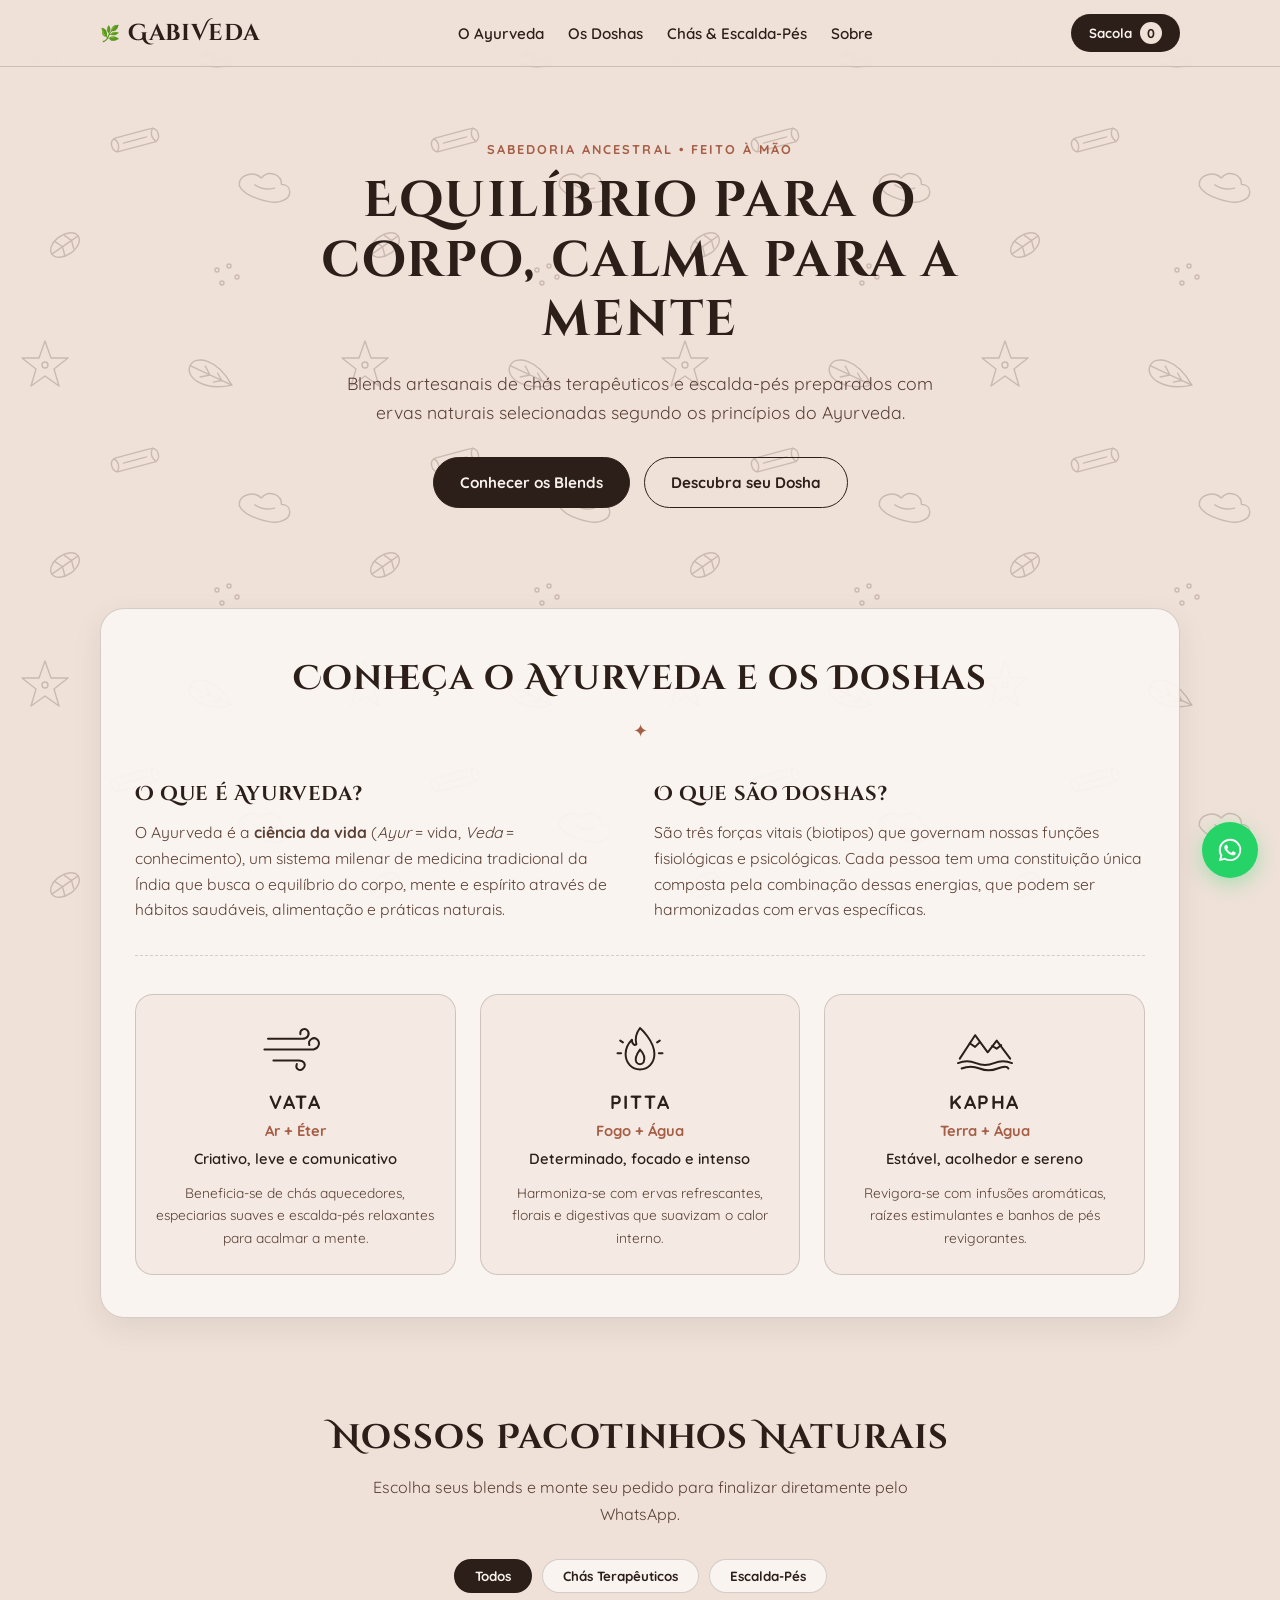
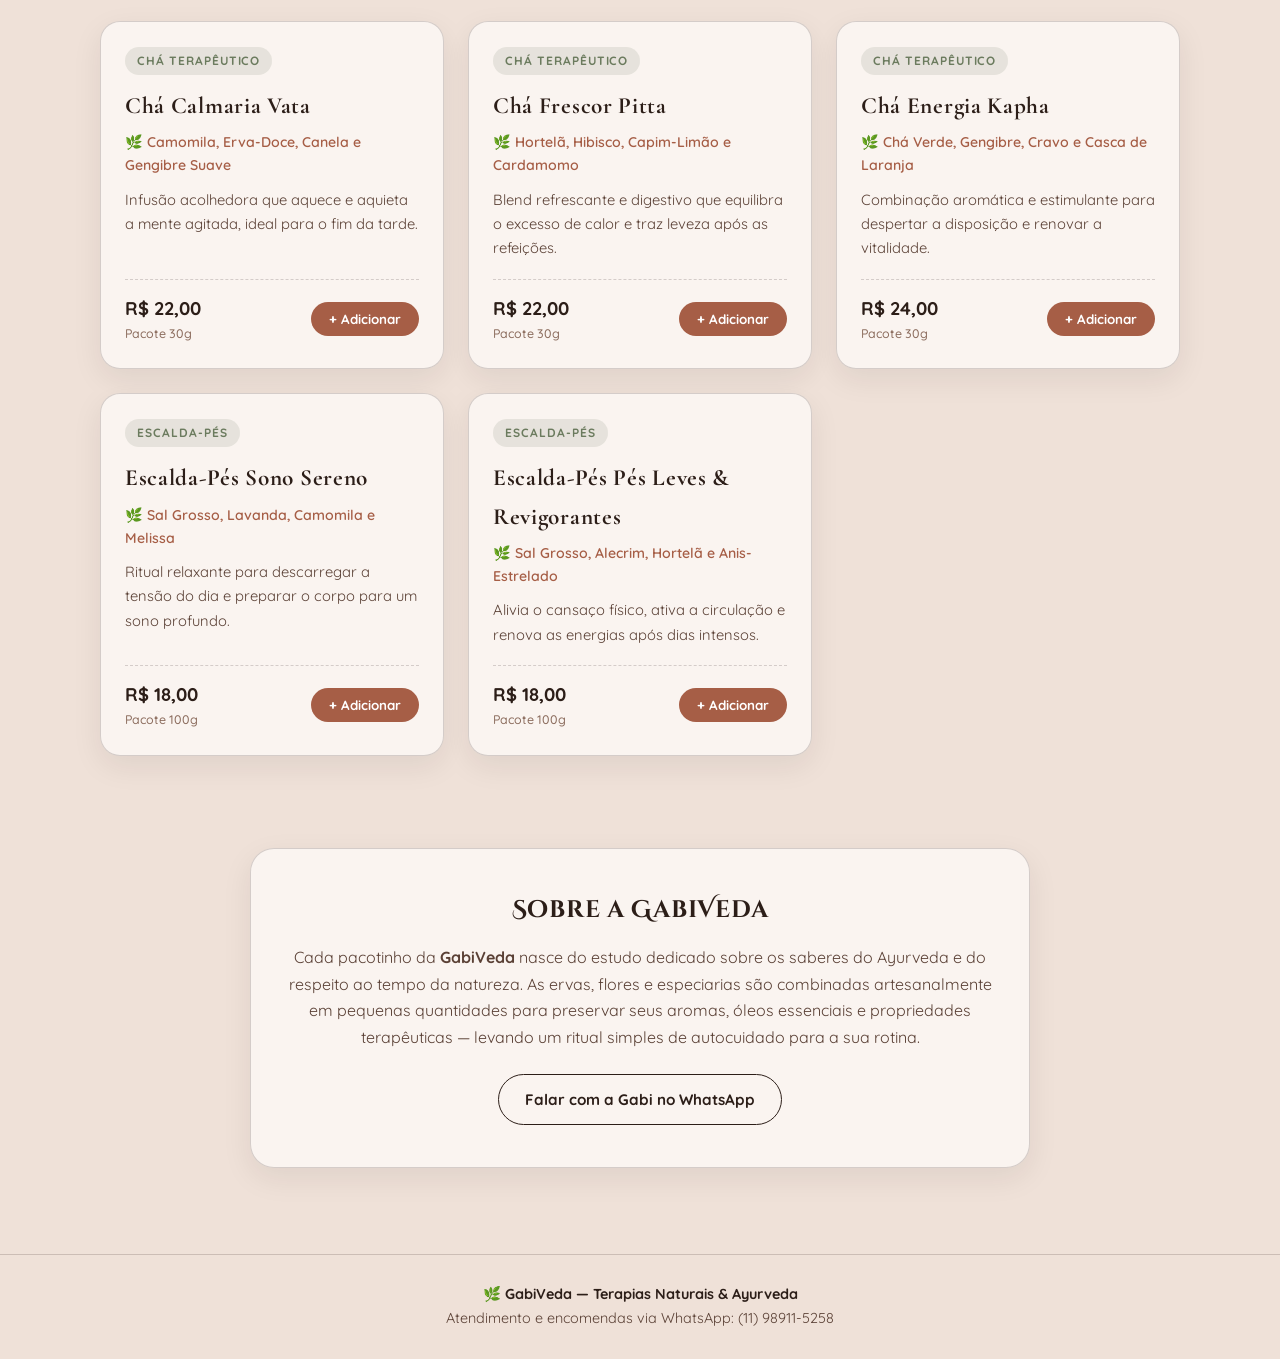
<file: index.html>
<!DOCTYPE html>
<html lang="pt-BR">
<head>
  <meta charset="UTF-8" />
  <meta name="viewport" content="width=device-width, initial-scale=1.0" />
  <title>GabiVeda | Chás Terapêuticos & Escalda-Pés Ayurvédicos</title>
  <!-- Fontes artesanais e orgânicas semelhantes à referência -->
  <link rel="preconnect" href="https://fonts.googleapis.com">
  <link rel="preconnect" href="https://fonts.gstatic.com" crossorigin>
  <link href="https://fonts.googleapis.com/css2?family=Cinzel+Decorative:wght@700&family=Cormorant+Garamond:ital,wght@0,600;0,700;1,600&family=Quicksand:wght@400;500;600;700&display=swap" rel="stylesheet">
  <link rel="stylesheet" href="style.css" />
</head>
<body>

  <!-- Padrão botânico de fundo em SVG (Anis-estrelado, Gengibre, Canela, Cardamomo e Folhas) -->
  <div class="botanical-bg" aria-hidden="true"></div>

  <!-- Cabeçalho -->
  <header class="navbar">
    <div class="container nav-content">
      <a href="#" class="brand">
        <span class="brand-icon">🌿</span>
        <span class="brand-name">GabiVeda</span>
      </a>
      <nav class="nav-links">
        <a href="#ayurveda">O Ayurveda</a>
        <a href="#doshas">Os Doshas</a>
        <a href="#produtos">Chás & Escalda-Pés</a>
        <a href="#sobre">Sobre</a>
      </nav>
      <button class="cart-trigger" id="openCartBtn" aria-label="Abrir sacola de pedidos">
        <span>Sacola</span>
        <span class="cart-badge" id="cartCount">0</span>
      </button>
    </div>
  </header>

  <!-- Hero Section -->
  <section class="hero">
    <div class="container hero-inner">
      <p class="eyebrow">Sabedoria Ancestral • Feito à Mão</p>
      <h1 class="hero-title">Equilíbrio para o corpo, calma para a mente</h1>
      <p class="hero-subtitle">
        Blends artesanais de chás terapêuticos e escalda-pés preparados com ervas naturais selecionadas segundo os princípios do Ayurveda.
      </p>
      <div class="hero-actions">
        <a href="#produtos" class="btn btn-primary">Conhecer os Blends</a>
        <a href="#doshas" class="btn btn-outline">Descubra seu Dosha</a>
      </div>
    </div>
  </section>

  <!-- Seção O que é Ayurveda -->
  <section id="ayurveda" class="section">
    <div class="container">
      <div class="organic-card">
        <div class="section-header">
          <h2>Conheça o Ayurveda e os Doshas</h2>
          <div class="divider-leaf">✦</div>
        </div>

        <div class="ayurveda-grid">
          <div class="info-block">
            <h3>O que é Ayurveda?</h3>
            <p>
              O Ayurveda é a <strong>ciência da vida</strong> (<em>Ayur</em> = vida, <em>Veda</em> = conhecimento), um sistema milenar de medicina tradicional da Índia que busca o equilíbrio do corpo, mente e espírito através de hábitos saudáveis, alimentação e práticas naturais.
            </p>
          </div>
          <div class="info-block">
            <h3>O que são Doshas?</h3>
            <p>
              São três forças vitais (biotipos) que governam nossas funções fisiológicas e psicológicas. Cada pessoa tem uma constituição única composta pela combinação dessas energias, que podem ser harmonizadas com ervas específicas.
            </p>
          </div>
        </div>

        <!-- Os 3 Doshas com ícones em traço fino iguais à referência -->
        <div id="doshas" class="doshas-grid">
          <!-- VATA -->
          <div class="dosha-item">
            <div class="dosha-svg">
              <svg viewBox="0 0 80 65" fill="none" stroke="currentColor" stroke-width="2.2" stroke-linecap="round">
                <path d="M10 22 H48 C54 22 57 17 54 13 C51 9 45 12 46 17" />
                <path d="M6 34 H58 C65 34 69 28 65 23 C61 19 54 23 56 29" />
                <path d="M16 46 H44 C50 46 53 51 49 55 C45 59 40 55 42 50" />
              </svg>
            </div>
            <h4>VATA</h4>
            <span class="dosha-elements">Ar + Éter</span>
            <p class="dosha-trait">Criativo, leve e comunicativo</p>
            <p class="dosha-tip">Beneficia-se de chás aquecedores, especiarias suaves e escalda-pés relaxantes para acalmar a mente.</p>
          </div>

          <!-- PITTA -->
          <div class="dosha-item">
            <div class="dosha-svg">
              <svg viewBox="0 0 80 65" fill="none" stroke="currentColor" stroke-width="2.2" stroke-linecap="round" stroke-linejoin="round">
                <path d="M40 10 C40 10 56 24 56 39 C56 49 49 56 40 56 C31 56 24 49 24 39 C24 32 28 26 31 23 C31 28 34 30 36 28 C34 21 37 14 40 10 Z" />
                <path d="M40 34 C44 38 46 43 44 48 C42 51 38 51 36 48 C34 44 37 38 40 34 Z" />
                <line x1="18" y1="24" x2="21" y2="26" />
                <line x1="62" y1="24" x2="59" y2="26" />
                <line x1="15" y1="38" x2="19" y2="38" />
                <line x1="65" y1="38" x2="61" y2="38" />
              </svg>
            </div>
            <h4>PITTA</h4>
            <span class="dosha-elements">Fogo + Água</span>
            <p class="dosha-trait">Determinado, focado e intenso</p>
            <p class="dosha-tip">Harmoniza-se com ervas refrescantes, florais e digestivas que suavizam o calor interno.</p>
          </div>

          <!-- KAPHA -->
          <div class="dosha-item">
            <div class="dosha-svg">
              <svg viewBox="0 0 80 65" fill="none" stroke="currentColor" stroke-width="2.2" stroke-linecap="round" stroke-linejoin="round">
                <path d="M12 44 L29 18 L43 37 L53 24 L68 44" />
                <path d="M23 27 L29 31 L34 26" />
                <path d="M48 30 L53 33 L58 29" />
                <path d="M10 49 Q20 45 30 49 T50 49 T70 49" />
                <path d="M14 55 Q24 51 34 55 T54 55 T66 55" />
              </svg>
            </div>
            <h4>KAPHA</h4>
            <span class="dosha-elements">Terra + Água</span>
            <p class="dosha-trait">Estável, acolhedor e sereno</p>
            <p class="dosha-tip">Revigora-se com infusões aromáticas, raízes estimulantes e banhos de pés revigorantes.</p>
          </div>
        </div>
      </div>
    </div>
  </section>

  <!-- Seção de Produtos -->
  <section id="produtos" class="section">
    <div class="container">
      <div class="section-header">
        <h2>Nossos Pacotinhos Naturais</h2>
        <p class="section-desc">Escolha seus blends e monte seu pedido para finalizar diretamente pelo WhatsApp.</p>
      </div>

      <!-- Filtros por Categoria -->
      <div class="filter-bar">
        <button class="filter-btn active" data-filter="todos">Todos</button>
        <button class="filter-btn" data-filter="cha">Chás Terapêuticos</button>
        <button class="filter-btn" data-filter="escalda-pes">Escalda-Pés</button>
      </div>

      <!-- Grade renderizada dinamicamente pelo script.js -->
      <div class="products-grid" id="productsGrid"></div>
    </div>
  </section>

  <!-- Seção Sobre a GabiVeda -->
  <section id="sobre" class="section">
    <div class="container">
      <div class="organic-card about-box">
        <h2>Sobre a GabiVeda</h2>
        <p>
          Cada pacotinho da <strong>GabiVeda</strong> nasce do estudo dedicado sobre os saberes do Ayurveda e do respeito ao tempo da natureza. As ervas, flores e especiarias são combinadas artesanalmente em pequenas quantidades para preservar seus aromas, óleos essenciais e propriedades terapêuticas — levando um ritual simples de autocuidado para a sua rotina.
        </p>
        <a href="https://wa.me/5511989115258?text=Ol%C3%A1%20Gabi!%20Vim%20pelo%20site%20da%20GabiVeda%20e%20gostaria%20de%20saber%20mais%20sobre%20os%20blends%20ayurv%C3%A9dicos." target="_blank" rel="noopener" class="btn btn-outline">
          Falar com a Gabi no WhatsApp
        </a>
      </div>
    </div>
  </section>

  <!-- Rodapé -->
  <footer class="footer">
    <div class="container footer-content">
      <p class="footer-brand">🌿 GabiVeda — Terapias Naturais & Ayurveda</p>
      <p class="footer-note">Atendimento e encomendas via WhatsApp: (11) 98911-5258</p>
    </div>
  </footer>

  <!-- Botão Flutuante WhatsApp -->
  <a href="https://wa.me/5511989115258?text=Ol%C3%A1!%20Gostaria%20de%20fazer%20um%20pedido%20na%20GabiVeda." target="_blank" rel="noopener" class="whatsapp-float" title="Chamar no WhatsApp">
    <svg viewBox="0 0 32 32" width="28" height="28" fill="currentColor">
      <path d="M16.004 3.2c-7.06 0-12.8 5.74-12.8 12.8 0 2.256.59 4.46 1.71 6.404L3.2 28.8l6.564-1.72a12.74 12.74 0 0 0 6.24 1.632h.006c7.058 0 12.796-5.74 12.796-12.8a12.72 12.72 0 0 0-3.75-9.05A12.71 12.71 0 0 0 16.004 3.2zm0 23.36h-.004a10.62 10.62 0 0 1-5.414-1.482l-.388-.23-3.896 1.02 1.04-3.798-.252-.402a10.61 10.61 0 0 1-1.628-5.668c0-5.87 4.776-10.646 10.648-10.646 2.844 0 5.516 1.108 7.526 3.12a10.57 10.57 0 0 1 3.116 7.53c0 5.872-4.776 10.646-10.648 10.646zm5.84-7.974c-.32-.16-1.894-.934-2.188-1.042-.294-.106-.508-.16-.72.16-.214.32-.828 1.042-1.014 1.256-.186.214-.374.24-.694.08-.32-.16-1.352-.498-2.574-1.588-.952-.85-1.594-1.898-1.78-2.218-.188-.32-.02-.494.14-.654.144-.144.32-.374.48-.56.16-.188.214-.32.32-.534.106-.214.054-.4-.026-.56-.08-.16-.72-1.736-.988-2.376-.26-.624-.524-.54-.72-.55l-.614-.01c-.214 0-.56.08-.854.4-.294.32-1.12 1.096-1.12 2.672s1.148 3.1 1.308 3.314c.16.214 2.258 3.448 5.47 4.834.764.33 1.36.526 1.826.674.768.244 1.466.21 2.018.128.616-.092 1.894-.774 2.16-1.522.268-.748.268-1.388.188-1.522-.08-.134-.294-.214-.614-.374z"/>
    </svg>
  </a>

  <!-- Gaveta Lateral da Sacola de Pedidos -->
  <div class="cart-overlay" id="cartOverlay"></div>
  <aside class="cart-drawer" id="cartDrawer" aria-hidden="true">
    <div class="cart-header">
      <h3>Sua Sacola GabiVeda</h3>
      <button class="close-cart" id="closeCartBtn" aria-label="Fechar sacola">✕</button>
    </div>

    <div class="cart-items" id="cartItems">
      <p class="empty-cart">Sua sacola está vazia. Adicione um chá ou escalda-pés!</p>
    </div>

    <div class="cart-footer">
      <div class="cart-total-row">
        <span>Total estimado:</span>
        <strong id="cartTotal">R$ 0,00</strong>
      </div>
      <input type="text" id="customerName" class="customer-input" placeholder="Seu nome (opcional)" />
      <button class="btn btn-primary btn-full" id="checkoutWhatsappBtn">
        Enviar Pedido no WhatsApp
      </button>
    </div>
  </aside>

  <script src="script.js"></script>
</body>
</html>
</file>
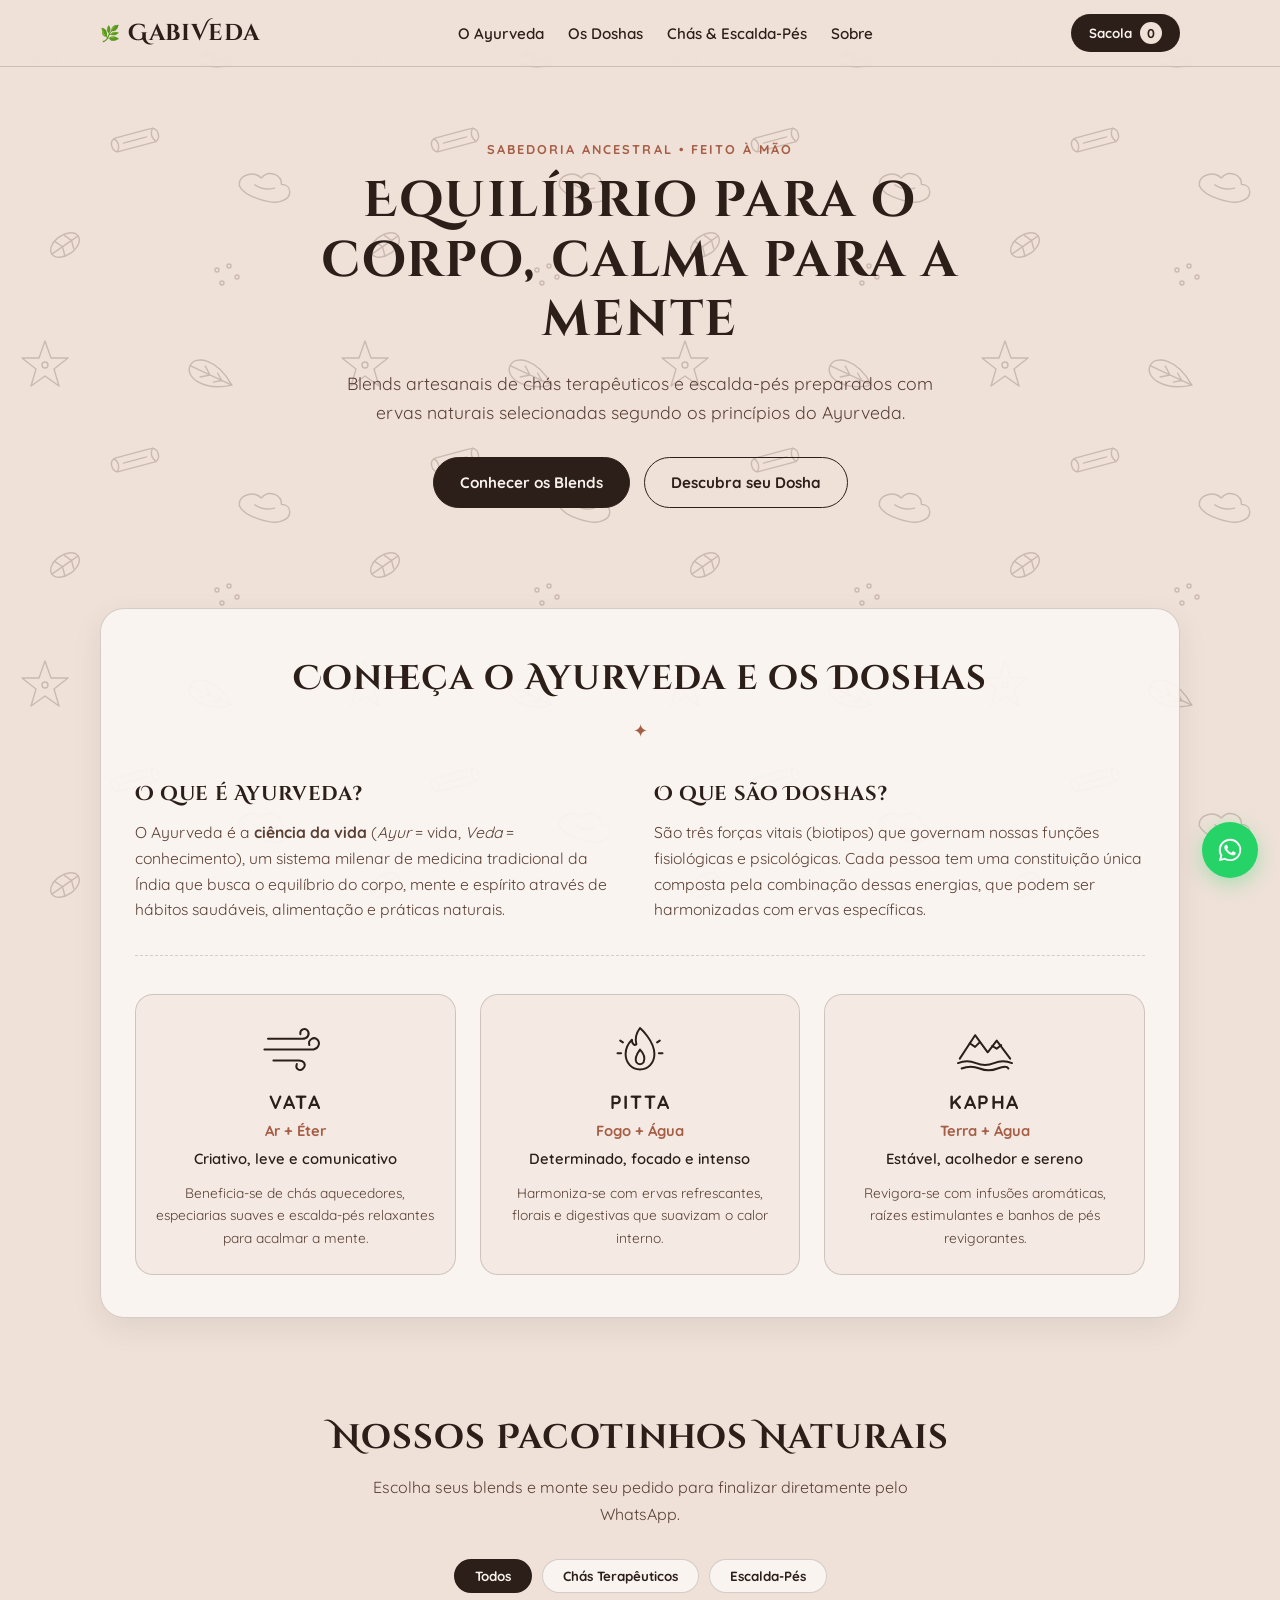
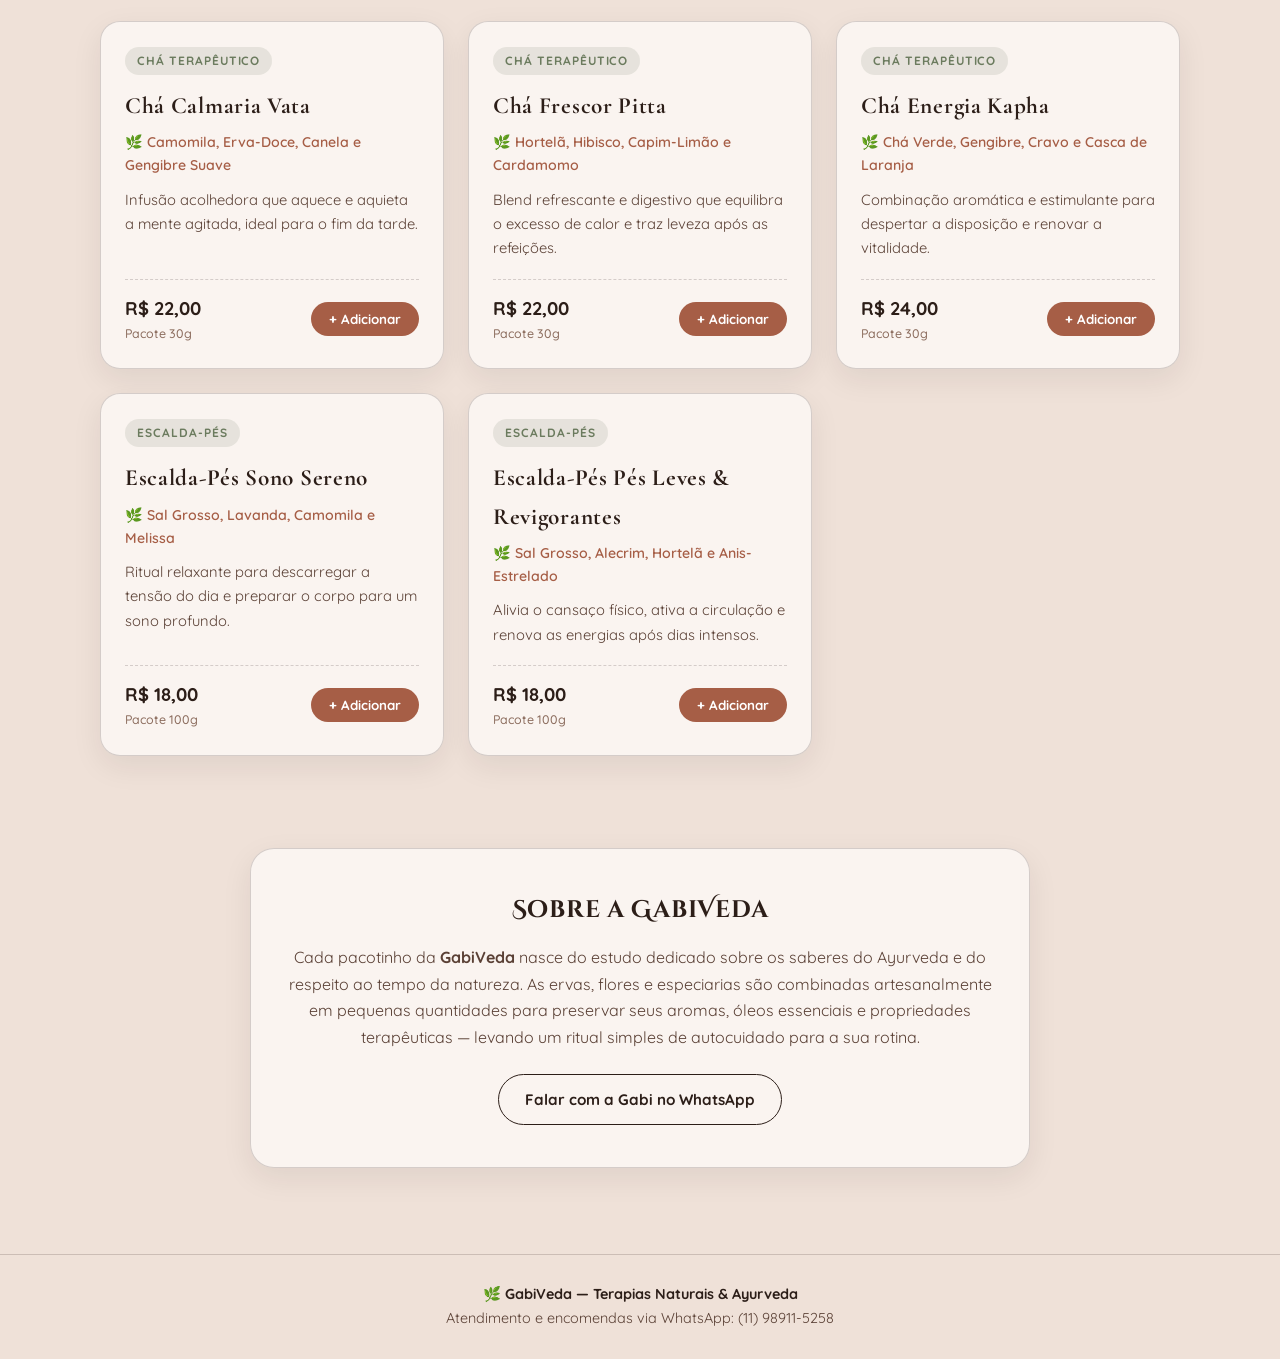
<file: index.html.html>
<!DOCTYPE html>
<html lang="pt-BR">
<head>
  <meta charset="UTF-8" />
  <meta name="viewport" content="width=device-width, initial-scale=1.0" />
  <title>GabiVeda | Chás Terapêuticos & Escalda-Pés Ayurvédicos</title>
  <!-- Fontes artesanais e orgânicas semelhantes à referência -->
  <link rel="preconnect" href="https://fonts.googleapis.com">
  <link rel="preconnect" href="https://fonts.gstatic.com" crossorigin>
  <link href="https://fonts.googleapis.com/css2?family=Cinzel+Decorative:wght@700&family=Cormorant+Garamond:ital,wght@0,600;0,700;1,600&family=Quicksand:wght@400;500;600;700&display=swap" rel="stylesheet">
  <link rel="stylesheet" href="style.css" />
</head>
<body>

  <!-- Padrão botânico de fundo em SVG (Anis-estrelado, Gengibre, Canela, Cardamomo e Folhas) -->
  <div class="botanical-bg" aria-hidden="true"></div>

  <!-- Cabeçalho -->
  <header class="navbar">
    <div class="container nav-content">
      <a href="#" class="brand">
        <span class="brand-icon">🌿</span>
        <span class="brand-name">GabiVeda</span>
      </a>
      <nav class="nav-links">
        <a href="#ayurveda">O Ayurveda</a>
        <a href="#doshas">Os Doshas</a>
        <a href="#produtos">Chás & Escalda-Pés</a>
        <a href="#sobre">Sobre</a>
      </nav>
      <button class="cart-trigger" id="openCartBtn" aria-label="Abrir sacola de pedidos">
        <span>Sacola</span>
        <span class="cart-badge" id="cartCount">0</span>
      </button>
    </div>
  </header>

  <!-- Hero Section -->
  <section class="hero">
    <div class="container hero-inner">
      <p class="eyebrow">Sabedoria Ancestral • Feito à Mão</p>
      <h1 class="hero-title">Equilíbrio para o corpo, calma para a mente</h1>
      <p class="hero-subtitle">
        Blends artesanais de chás terapêuticos e escalda-pés preparados com ervas naturais selecionadas segundo os princípios do Ayurveda.
      </p>
      <div class="hero-actions">
        <a href="#produtos" class="btn btn-primary">Conhecer os Blends</a>
        <a href="#doshas" class="btn btn-outline">Descubra seu Dosha</a>
      </div>
    </div>
  </section>

  <!-- Seção O que é Ayurveda -->
  <section id="ayurveda" class="section">
    <div class="container">
      <div class="organic-card">
        <div class="section-header">
          <h2>Conheça o Ayurveda e os Doshas</h2>
          <div class="divider-leaf">✦</div>
        </div>

        <div class="ayurveda-grid">
          <div class="info-block">
            <h3>O que é Ayurveda?</h3>
            <p>
              O Ayurveda é a <strong>ciência da vida</strong> (<em>Ayur</em> = vida, <em>Veda</em> = conhecimento), um sistema milenar de medicina tradicional da Índia que busca o equilíbrio do corpo, mente e espírito através de hábitos saudáveis, alimentação e práticas naturais.
            </p>
          </div>
          <div class="info-block">
            <h3>O que são Doshas?</h3>
            <p>
              São três forças vitais (biotipos) que governam nossas funções fisiológicas e psicológicas. Cada pessoa tem uma constituição única composta pela combinação dessas energias, que podem ser harmonizadas com ervas específicas.
            </p>
          </div>
        </div>

        <!-- Os 3 Doshas com ícones em traço fino iguais à referência -->
        <div id="doshas" class="doshas-grid">
          <!-- VATA -->
          <div class="dosha-item">
            <div class="dosha-svg">
              <svg viewBox="0 0 80 65" fill="none" stroke="currentColor" stroke-width="2.2" stroke-linecap="round">
                <path d="M10 22 H48 C54 22 57 17 54 13 C51 9 45 12 46 17" />
                <path d="M6 34 H58 C65 34 69 28 65 23 C61 19 54 23 56 29" />
                <path d="M16 46 H44 C50 46 53 51 49 55 C45 59 40 55 42 50" />
              </svg>
            </div>
            <h4>VATA</h4>
            <span class="dosha-elements">Ar + Éter</span>
            <p class="dosha-trait">Criativo, leve e comunicativo</p>
            <p class="dosha-tip">Beneficia-se de chás aquecedores, especiarias suaves e escalda-pés relaxantes para acalmar a mente.</p>
          </div>

          <!-- PITTA -->
          <div class="dosha-item">
            <div class="dosha-svg">
              <svg viewBox="0 0 80 65" fill="none" stroke="currentColor" stroke-width="2.2" stroke-linecap="round" stroke-linejoin="round">
                <path d="M40 10 C40 10 56 24 56 39 C56 49 49 56 40 56 C31 56 24 49 24 39 C24 32 28 26 31 23 C31 28 34 30 36 28 C34 21 37 14 40 10 Z" />
                <path d="M40 34 C44 38 46 43 44 48 C42 51 38 51 36 48 C34 44 37 38 40 34 Z" />
                <line x1="18" y1="24" x2="21" y2="26" />
                <line x1="62" y1="24" x2="59" y2="26" />
                <line x1="15" y1="38" x2="19" y2="38" />
                <line x1="65" y1="38" x2="61" y2="38" />
              </svg>
            </div>
            <h4>PITTA</h4>
            <span class="dosha-elements">Fogo + Água</span>
            <p class="dosha-trait">Determinado, focado e intenso</p>
            <p class="dosha-tip">Harmoniza-se com ervas refrescantes, florais e digestivas que suavizam o calor interno.</p>
          </div>

          <!-- KAPHA -->
          <div class="dosha-item">
            <div class="dosha-svg">
              <svg viewBox="0 0 80 65" fill="none" stroke="currentColor" stroke-width="2.2" stroke-linecap="round" stroke-linejoin="round">
                <path d="M12 44 L29 18 L43 37 L53 24 L68 44" />
                <path d="M23 27 L29 31 L34 26" />
                <path d="M48 30 L53 33 L58 29" />
                <path d="M10 49 Q20 45 30 49 T50 49 T70 49" />
                <path d="M14 55 Q24 51 34 55 T54 55 T66 55" />
              </svg>
            </div>
            <h4>KAPHA</h4>
            <span class="dosha-elements">Terra + Água</span>
            <p class="dosha-trait">Estável, acolhedor e sereno</p>
            <p class="dosha-tip">Revigora-se com infusões aromáticas, raízes estimulantes e banhos de pés revigorantes.</p>
          </div>
        </div>
      </div>
    </div>
  </section>

  <!-- Seção de Produtos -->
  <section id="produtos" class="section">
    <div class="container">
      <div class="section-header">
        <h2>Nossos Pacotinhos Naturais</h2>
        <p class="section-desc">Escolha seus blends e monte seu pedido para finalizar diretamente pelo WhatsApp.</p>
      </div>

      <!-- Filtros por Categoria -->
      <div class="filter-bar">
        <button class="filter-btn active" data-filter="todos">Todos</button>
        <button class="filter-btn" data-filter="cha">Chás Terapêuticos</button>
        <button class="filter-btn" data-filter="escalda-pes">Escalda-Pés</button>
      </div>

      <!-- Grade renderizada dinamicamente pelo script.js -->
      <div class="products-grid" id="productsGrid"></div>
    </div>
  </section>

  <!-- Seção Sobre a GabiVeda -->
  <section id="sobre" class="section">
    <div class="container">
      <div class="organic-card about-box">
        <h2>Sobre a GabiVeda</h2>
        <p>
          Cada pacotinho da <strong>GabiVeda</strong> nasce do estudo dedicado sobre os saberes do Ayurveda e do respeito ao tempo da natureza. As ervas, flores e especiarias são combinadas artesanalmente em pequenas quantidades para preservar seus aromas, óleos essenciais e propriedades terapêuticas — levando um ritual simples de autocuidado para a sua rotina.
        </p>
        <a href="https://wa.me/5511989115258?text=Ol%C3%A1%20Gabi!%20Vim%20pelo%20site%20da%20GabiVeda%20e%20gostaria%20de%20saber%20mais%20sobre%20os%20blends%20ayurv%C3%A9dicos." target="_blank" rel="noopener" class="btn btn-outline">
          Falar com a Gabi no WhatsApp
        </a>
      </div>
    </div>
  </section>

  <!-- Rodapé -->
  <footer class="footer">
    <div class="container footer-content">
      <p class="footer-brand">🌿 GabiVeda — Terapias Naturais & Ayurveda</p>
      <p class="footer-note">Atendimento e encomendas via WhatsApp: (11) 98911-5258</p>
    </div>
  </footer>

  <!-- Botão Flutuante WhatsApp -->
  <a href="https://wa.me/5511989115258?text=Ol%C3%A1!%20Gostaria%20de%20fazer%20um%20pedido%20na%20GabiVeda." target="_blank" rel="noopener" class="whatsapp-float" title="Chamar no WhatsApp">
    <svg viewBox="0 0 32 32" width="28" height="28" fill="currentColor">
      <path d="M16.004 3.2c-7.06 0-12.8 5.74-12.8 12.8 0 2.256.59 4.46 1.71 6.404L3.2 28.8l6.564-1.72a12.74 12.74 0 0 0 6.24 1.632h.006c7.058 0 12.796-5.74 12.796-12.8a12.72 12.72 0 0 0-3.75-9.05A12.71 12.71 0 0 0 16.004 3.2zm0 23.36h-.004a10.62 10.62 0 0 1-5.414-1.482l-.388-.23-3.896 1.02 1.04-3.798-.252-.402a10.61 10.61 0 0 1-1.628-5.668c0-5.87 4.776-10.646 10.648-10.646 2.844 0 5.516 1.108 7.526 3.12a10.57 10.57 0 0 1 3.116 7.53c0 5.872-4.776 10.646-10.648 10.646zm5.84-7.974c-.32-.16-1.894-.934-2.188-1.042-.294-.106-.508-.16-.72.16-.214.32-.828 1.042-1.014 1.256-.186.214-.374.24-.694.08-.32-.16-1.352-.498-2.574-1.588-.952-.85-1.594-1.898-1.78-2.218-.188-.32-.02-.494.14-.654.144-.144.32-.374.48-.56.16-.188.214-.32.32-.534.106-.214.054-.4-.026-.56-.08-.16-.72-1.736-.988-2.376-.26-.624-.524-.54-.72-.55l-.614-.01c-.214 0-.56.08-.854.4-.294.32-1.12 1.096-1.12 2.672s1.148 3.1 1.308 3.314c.16.214 2.258 3.448 5.47 4.834.764.33 1.36.526 1.826.674.768.244 1.466.21 2.018.128.616-.092 1.894-.774 2.16-1.522.268-.748.268-1.388.188-1.522-.08-.134-.294-.214-.614-.374z"/>
    </svg>
  </a>

  <!-- Gaveta Lateral da Sacola de Pedidos -->
  <div class="cart-overlay" id="cartOverlay"></div>
  <aside class="cart-drawer" id="cartDrawer" aria-hidden="true">
    <div class="cart-header">
      <h3>Sua Sacola GabiVeda</h3>
      <button class="close-cart" id="closeCartBtn" aria-label="Fechar sacola">✕</button>
    </div>

    <div class="cart-items" id="cartItems">
      <p class="empty-cart">Sua sacola está vazia. Adicione um chá ou escalda-pés!</p>
    </div>

    <div class="cart-footer">
      <div class="cart-total-row">
        <span>Total estimado:</span>
        <strong id="cartTotal">R$ 0,00</strong>
      </div>
      <input type="text" id="customerName" class="customer-input" placeholder="Seu nome (opcional)" />
      <button class="btn btn-primary btn-full" id="checkoutWhatsappBtn">
        Enviar Pedido no WhatsApp
      </button>
    </div>
  </aside>

  <script src="script.js"></script>
</body>
</html>
</file>
<file: style.css>
:root {
  --bg-sand: #EFE1D8;
  --bg-cream: #F8F1EC;
  --bg-card: rgba(251, 246, 242, 0.92);
  --brown-dark: #2C1E18;
  --brown-medium: #5A4035;
  --brown-soft: #8C6D5E;
  --terracotta: #A65E46;
  --terracotta-hover: #8C4B36;
  --sage: #6B7B5E;
  --border-line: rgba(44, 30, 24, 0.18);
  --shadow-soft: 0 10px 30px rgba(44, 30, 24, 0.08);
}

* {
  box-sizing: border-box;
  margin: 0;
  padding: 0;
}

html {
  scroll-behavior: smooth;
}

body {
  background-color: var(--bg-sand);
  color: var(--brown-dark);
  font-family: 'Quicksand', sans-serif;
  line-height: 1.65;
  position: relative;
  overflow-x: hidden;
}

/* Fundo botânico com ilustrações em traço fino (Anis, Gengibre, Canela, Cardamomo e Folhas) */
.botanical-bg {
  position: fixed;
  inset: 0;
  z-index: -1;
  opacity: 0.28;
  pointer-events: none;
  background-image: url("data:image/svg+xml,%3Csvg xmlns='http://www.w3.org/2000/svg' width='320' height='320' viewBox='0 0 320 320' fill='none' stroke='%236E5246' stroke-width='1.4' stroke-linecap='round' stroke-linejoin='round'%3E%3Cg transform='translate(45,45)'%3E%3Cpolygon points='0,-24 6,-7 23,-7 9,4 14,21 0,11 -14,21 -9,4 -23,-7 -6,-7'/%3E%3Ccircle cx='0' cy='0' r='3'/%3E%3C/g%3E%3Cg transform='translate(210,55) rotate(25)'%3E%3Cpath d='M-22,0 C-22,-12 0,-18 24,0 C0,18 -22,12 -22,0 Z'/%3E%3Cpath d='M-22,0 L24,0 M-8,-6 L0,0 L-8,6 M6,-5 L13,0 L6,5'/%3E%3C/g%3E%3Cg transform='translate(135,140) rotate(-15)'%3E%3Crect x='-24' y='-7' width='48' height='14' rx='6'/%3E%3Cpath d='M20,-7 C16,-2 16,2 20,7 M-20,-7 C-16,-2 -16,2 -20,7 M-12,0 L12,0'/%3E%3C/g%3E%3Cg transform='translate(265,185) rotate(12)'%3E%3Cpath d='M-25,6 C-28,-4 -15,-12 -5,-6 C0,-16 14,-14 16,-4 C26,-6 30,6 20,12 C12,18 -18,16 -25,6 Z'/%3E%3Cpath d='M-10,2 Q0,6 10,1'/%3E%3C/g%3E%3Cg transform='translate(65,245) rotate(-35)'%3E%3Cellipse cx='0' cy='0' rx='16' ry='10'/%3E%3Cpath d='M-16,0 L16,0 M-6,-8 L-3,0 L-6,8 M5,-8 L8,0 L5,8'/%3E%3C/g%3E%3Cg transform='translate(225,275)'%3E%3Ccircle cx='-8' cy='-5' r='2'/%3E%3Ccircle cx='4' cy='-9' r='2'/%3E%3Ccircle cx='12' cy='2' r='2'/%3E%3Ccircle cx='-3' cy='8' r='2'/%3E%3C/g%3E%3C/svg%3E");
  background-size: 320px 320px;
}

.container {
  width: 92%;
  max-width: 1080px;
  margin: 0 auto;
}

/* Tipografia artesanal dos títulos */
h1, h2, h3, .brand-name {
  font-family: 'Cinzel Decorative', 'Cormorant Garamond', serif;
  color: var(--brown-dark);
  letter-spacing: 0.03em;
}

/* Navbar */
.navbar {
  position: sticky;
  top: 0;
  z-index: 50;
  background: rgba(239, 225, 216, 0.92);
  backdrop-filter: blur(8px);
  border-bottom: 1px solid var(--border-line);
}

.nav-content {
  display: flex;
  align-items: center;
  justify-content: space-between;
  padding: 14px 0;
}

.brand {
  text-decoration: none;
  display: flex;
  align-items: center;
  gap: 8px;
}

.brand-name {
  font-size: 1.45rem;
  font-weight: 700;
}

.nav-links {
  display: flex;
  gap: 24px;
}

.nav-links a {
  text-decoration: none;
  color: var(--brown-dark);
  font-weight: 600;
  font-size: 0.95rem;
  transition: color 0.2s;
}

.nav-links a:hover {
  color: var(--terracotta);
}

.cart-trigger {
  background: var(--brown-dark);
  color: var(--bg-cream);
  border: none;
  border-radius: 999px;
  padding: 8px 18px;
  font-family: 'Quicksand', sans-serif;
  font-weight: 700;
  cursor: pointer;
  display: flex;
  align-items: center;
  gap: 8px;
  transition: transform 0.2s, background 0.2s;
}

.cart-trigger:hover {
  background: var(--terracotta);
  transform: translateY(-1px);
}

.cart-badge {
  background: var(--bg-sand);
  color: var(--brown-dark);
  border-radius: 50%;
  width: 22px;
  height: 22px;
  font-size: 0.8rem;
  display: inline-flex;
  align-items: center;
  justify-content: center;
}

/* Hero */
.hero {
  padding: 72px 0 54px;
  text-align: center;
}

.hero-inner {
  max-width: 740px;
}

.eyebrow {
  text-transform: uppercase;
  letter-spacing: 0.16em;
  font-size: 0.8rem;
  font-weight: 700;
  color: var(--terracotta);
  margin-bottom: 12px;
}

.hero-title {
  font-size: clamp(2rem, 4.5vw, 3.1rem);
  line-height: 1.2;
  margin-bottom: 18px;
}

.hero-subtitle {
  font-size: 1.1rem;
  color: var(--brown-medium);
  max-width: 600px;
  margin: 0 auto 30px;
}

.hero-actions {
  display: flex;
  gap: 14px;
  justify-content: center;
  flex-wrap: wrap;
}

/* Botões */
.btn {
  display: inline-block;
  padding: 12px 26px;
  border-radius: 999px;
  font-family: 'Quicksand', sans-serif;
  font-weight: 700;
  font-size: 0.95rem;
  text-decoration: none;
  cursor: pointer;
  border: 1.5px solid var(--brown-dark);
  transition: all 0.25s ease;
}

.btn-primary {
  background: var(--brown-dark);
  color: var(--bg-cream);
}

.btn-primary:hover {
  background: var(--terracotta);
  border-color: var(--terracotta);
}

.btn-outline {
  background: transparent;
  color: var(--brown-dark);
}

.btn-outline:hover {
  background: var(--brown-dark);
  color: var(--bg-cream);
}

.btn-full {
  width: 100%;
  text-align: center;
}

/* Seções e Cards Orgânicos */
.section {
  padding: 46px 0;
}

.organic-card {
  background: var(--bg-card);
  border: 1.5px solid var(--border-line);
  border-radius: 24px;
  padding: 42px 34px;
  box-shadow: var(--shadow-soft);
}

.section-header {
  text-align: center;
  margin-bottom: 32px;
}

.section-header h2 {
  font-size: clamp(1.5rem, 3vw, 2.15rem);
  margin-bottom: 8px;
}

.section-desc {
  color: var(--brown-medium);
  max-width: 560px;
  margin: 0 auto;
}

.divider-leaf {
  color: var(--terracotta);
  font-size: 1.1rem;
  margin-top: 6px;
}

/* Grid Ayurveda & Doshas */
.ayurveda-grid {
  display: grid;
  grid-template-columns: repeat(auto-fit, minmax(280px, 1fr));
  gap: 28px;
  margin-bottom: 38px;
  padding-bottom: 32px;
  border-bottom: 1px dashed var(--border-line);
}

.info-block h3 {
  font-size: 1.25rem;
  margin-bottom: 10px;
}

.info-block p {
  color: var(--brown-medium);
  font-size: 0.98rem;
}

.doshas-grid {
  display: grid;
  grid-template-columns: repeat(auto-fit, minmax(240px, 1fr));
  gap: 24px;
  text-align: center;
}

.dosha-item {
  background: rgba(239, 225, 216, 0.55);
  border: 1px solid var(--border-line);
  border-radius: 18px;
  padding: 24px 18px;
}

.dosha-svg {
  width: 72px;
  height: 58px;
  margin: 0 auto 10px;
  color: var(--brown-dark);
}

.dosha-item h4 {
  font-family: 'Quicksand', sans-serif;
  font-weight: 700;
  font-size: 1.2rem;
  letter-spacing: 0.08em;
}

.dosha-elements {
  display: block;
  font-weight: 700;
  color: var(--terracotta);
  font-size: 0.92rem;
  margin-bottom: 4px;
}

.dosha-trait {
  font-weight: 600;
  font-size: 0.92rem;
  margin-bottom: 10px;
}

.dosha-tip {
  font-size: 0.86rem;
  color: var(--brown-medium);
}

/* Filtros e Grade de Produtos */
.filter-bar {
  display: flex;
  justify-content: center;
  gap: 10px;
  margin-bottom: 28px;
  flex-wrap: wrap;
}

.filter-btn {
  background: var(--bg-card);
  border: 1px solid var(--border-line);
  color: var(--brown-dark);
  padding: 8px 20px;
  border-radius: 999px;
  font-family: 'Quicksand', sans-serif;
  font-weight: 700;
  cursor: pointer;
  transition: all 0.2s;
}

.filter-btn.active,
.filter-btn:hover {
  background: var(--brown-dark);
  color: var(--bg-cream);
}

.products-grid {
  display: grid;
  grid-template-columns: repeat(auto-fill, minmax(280px, 1fr));
  gap: 24px;
}

.product-card {
  background: var(--bg-card);
  border: 1.5px solid var(--border-line);
  border-radius: 20px;
  padding: 24px;
  display: flex;
  flex-direction: column;
  justify-content: space-between;
  box-shadow: var(--shadow-soft);
  transition: transform 0.2s;
}

.product-card:hover {
  transform: translateY(-4px);
}

.product-tag {
  display: inline-block;
  font-size: 0.75rem;
  font-weight: 700;
  text-transform: uppercase;
  letter-spacing: 0.08em;
  color: var(--sage);
  background: rgba(107, 123, 94, 0.14);
  padding: 4px 12px;
  border-radius: 999px;
  margin-bottom: 12px;
}

.product-title {
  font-family: 'Cormorant Garamond', serif;
  font-size: 1.45rem;
  font-weight: 700;
  margin-bottom: 6px;
}

.product-herbs {
  font-size: 0.88rem;
  color: var(--terracotta);
  font-weight: 600;
  margin-bottom: 10px;
}

.product-desc {
  font-size: 0.92rem;
  color: var(--brown-medium);
  margin-bottom: 18px;
}

.product-bottom {
  display: flex;
  align-items: center;
  justify-content: space-between;
  padding-top: 14px;
  border-top: 1px dashed var(--border-line);
}

.product-price {
  font-size: 1.15rem;
  font-weight: 700;
}

.product-weight {
  display: block;
  font-size: 0.78rem;
  color: var(--brown-soft);
  font-weight: 500;
}

.add-btn {
  background: var(--terracotta);
  color: #fff;
  border: none;
  border-radius: 999px;
  padding: 9px 18px;
  font-family: 'Quicksand', sans-serif;
  font-weight: 700;
  cursor: pointer;
  transition: background 0.2s;
}

.add-btn:hover {
  background: var(--terracotta-hover);
}

/* Sobre */
.about-box {
  text-align: center;
  max-width: 780px;
  margin: 0 auto;
}

.about-box h2 {
  margin-bottom: 14px;
}

.about-box p {
  color: var(--brown-medium);
  margin-bottom: 24px;
}

/* Footer */
.footer {
  margin-top: 40px;
  padding: 28px 0;
  border-top: 1px solid var(--border-line);
  text-align: center;
  font-size: 0.9rem;
  color: var(--brown-medium);
}

.footer-brand {
  font-weight: 700;
  color: var(--brown-dark);
}

/* WhatsApp Flutuante */
.whatsapp-float {
  position: fixed;
  bottom: 22px;
  right: 22px;
  width: 56px;
  height: 56px;
  background: #25D366;
  color: #fff;
  border-radius: 50%;
  display: flex;
  align-items: center;
  justify-content: center;
  box-shadow: 0 6px 20px rgba(37, 211, 102, 0.35);
  z-index: 60;
  transition: transform 0.2s;
}

.whatsapp-float:hover {
  transform: scale(1.08);
}

/* Gaveta da Sacola */
.cart-overlay {
  position: fixed;
  inset: 0;
  background: rgba(44, 30, 24, 0.45);
  z-index: 90;
  display: none;
}

.cart-overlay.open {
  display: block;
}

.cart-drawer {
  position: fixed;
  top: 0;
  right: -100%;
  width: 100%;
  max-width: 390px;
  height: 100vh;
  background: var(--bg-cream);
  z-index: 100;
  display: flex;
  flex-direction: column;
  justify-content: space-between;
  padding: 24px;
  box-shadow: -8px 0 30px rgba(44, 30, 24, 0.15);
  transition: right 0.3s ease;
}

.cart-drawer.open {
  right: 0;
}

.cart-header {
  display: flex;
  justify-content: space-between;
  align-items: center;
  padding-bottom: 14px;
  border-bottom: 1px solid var(--border-line);
}

.close-cart {
  background: none;
  border: none;
  font-size: 1.3rem;
  cursor: pointer;
  color: var(--brown-dark);
}

.cart-items {
  flex: 1;
  overflow-y: auto;
  padding: 18px 0;
}

.empty-cart {
  text-align: center;
  color: var(--brown-soft);
  margin-top: 40px;
}

.cart-item-row {
  display: flex;
  justify-content: space-between;
  align-items: center;
  padding: 12px 0;
  border-bottom: 1px dashed var(--border-line);
}

.cart-item-info strong {
  display: block;
  font-size: 0.95rem;
}

.cart-item-info span {
  font-size: 0.85rem;
  color: var(--brown-medium);
}

.qty-controls {
  display: flex;
  align-items: center;
  gap: 8px;
}

.qty-btn {
  width: 26px;
  height: 26px;
  border-radius: 50%;
  border: 1px solid var(--border-line);
  background: var(--bg-sand);
  cursor: pointer;
  font-weight: 700;
}

.cart-footer {
  padding-top: 14px;
  border-top: 1px solid var(--border-line);
}

.cart-total-row {
  display: flex;
  justify-content: space-between;
  font-size: 1.1rem;
  margin-bottom: 12px;
}

.customer-input {
  width: 100%;
  padding: 10px 14px;
  border-radius: 12px;
  border: 1px solid var(--border-line);
  background: #fff;
  font-family: 'Quicksand', sans-serif;
  margin-bottom: 12px;
}

@media (max-width: 720px) {
  .nav-links {
    display: none;
  }
  .organic-card {
    padding: 28px 20px;
  }
}
</file>
